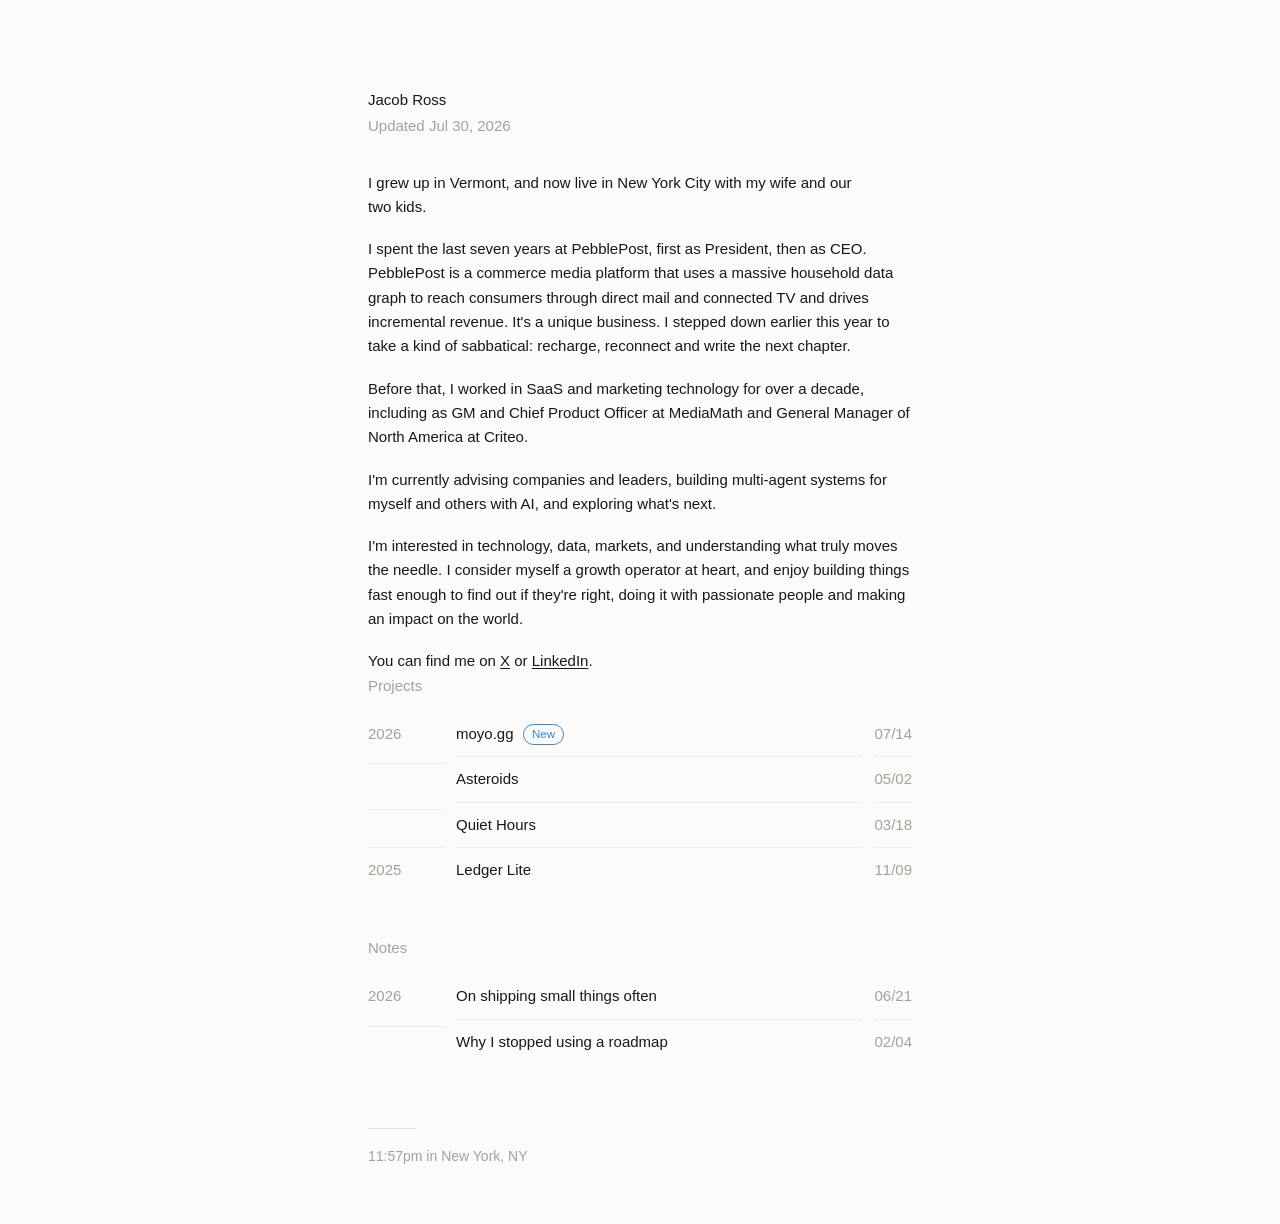
<file: index.html>
<!DOCTYPE html>
<html lang="en">
<head>
<meta charset="utf-8">
<meta name="viewport" content="width=device-width, initial-scale=1">
<title>Jacob Ross</title>
<meta name="description" content="Growth operator. Living in New York, NY. Projects and notes.">
<meta property="og:title" content="Jacob Ross">
<meta property="og:description" content="Growth operator. Living in New York, NY. Projects and notes.">
<meta property="og:type" content="website">
<meta property="og:url" content="https://jacobross.com/">
<meta name="twitter:card" content="summary_large_image">
<link rel="canonical" href="https://jacobross.com/">
<link rel="preconnect" href="https://api.fontshare.com" crossorigin>
<link rel="stylesheet" href="https://api.fontshare.com/v2/css?f[]=switzer@400,500&display=swap">
<link rel="stylesheet" href="style.css">
</head>
<body>
<div class="wrap">

  <div class="name">Jacob Ross</div>
  <!-- AGENT: update this date whenever you publish a change. Format: Mon D, YYYY -->
  <div class="updated">Updated Jul 30, 2026</div>

  <!-- ============ BIO ============ one <p> per paragraph. -->
  <div class="prose">
    <p>I grew up in Vermont, and now live in New York City with my wife and our two kids.</p>
    <p>I spent the last seven years at PebblePost, first as President, then as CEO. PebblePost is a commerce media platform that uses a massive household data graph to reach consumers through direct mail and connected TV and drives incremental revenue. It's a unique business. I stepped down earlier this year to take a kind of sabbatical: recharge, reconnect and write the next chapter.</p>
    <p>Before that, I worked in SaaS and marketing technology for over a decade, including as GM and Chief Product Officer at MediaMath and General Manager of North America at Criteo.</p>
    <p>I'm currently advising companies and leaders, building multi-agent systems for myself and others with AI, and exploring what's next.</p>
    <p>I'm interested in technology, data, markets, and understanding what truly moves the needle. I consider myself a growth operator at heart, and enjoy building things fast enough to find out if they're right, doing it with passionate people and making an impact on the world.</p>
    <p>You can find me on <a href="https://x.com/jacobaross">X</a> or <a href="https://www.linkedin.com/in/jacob-ross-4448702/">LinkedIn</a>.</p>
  </div>

  <!-- ============ PROJECTS ============
       Newest first. Each row = 3 divs: year / title / date.
       - First row of a year: put the year in .year, and add class="row-sep" to
         all three divs UNLESS it is the very first row of the table.
       - Continuation rows in the same year: leave .year empty (<div></div>).
       - Optional <span class="new">New</span> after the link. Remove it once it isn't new.
       - Dates are US format MM/DD.
       Full copy-paste snippet in AGENTS.md. -->
  <h2 class="label">Projects</h2>
  <div class="list">
    <div class="year">2026</div>
    <div class="title"><a href="https://moyo.gg">moyo.gg</a><span class="new">New</span></div>
    <div class="date">07/14</div>

    <div class="row-sep"></div>
    <div class="title row-sep"><a href="#">Asteroids</a></div>
    <div class="date row-sep">05/02</div>

    <div class="row-sep"></div>
    <div class="title row-sep"><a href="#">Quiet Hours</a></div>
    <div class="date row-sep">03/18</div>

    <div class="year row-sep">2025</div>
    <div class="title row-sep"><a href="#">Ledger Lite</a></div>
    <div class="date row-sep">11/09</div>
  </div>

  <!-- ============ NOTES ============ same row structure as Projects.
       Link to notes/<slug>.html — create that file from notes/_template.html. -->
  <h2 class="label" style="margin-top:44px">Notes</h2>
  <div class="list">
    <div class="year">2026</div>
    <div class="title"><a href="notes/on-shipping-small-things-often.html">On shipping small things often</a></div>
    <div class="date">06/21</div>

    <div class="row-sep"></div>
    <div class="title row-sep"><a href="#">Why I stopped using a roadmap</a></div>
    <div class="date row-sep">02/04</div>
  </div>

  <div class="footer-rule"></div>
  <div class="footer" id="clock"></div>

</div>
<script src="clock.js"></script>
</body>
</html>
</file>
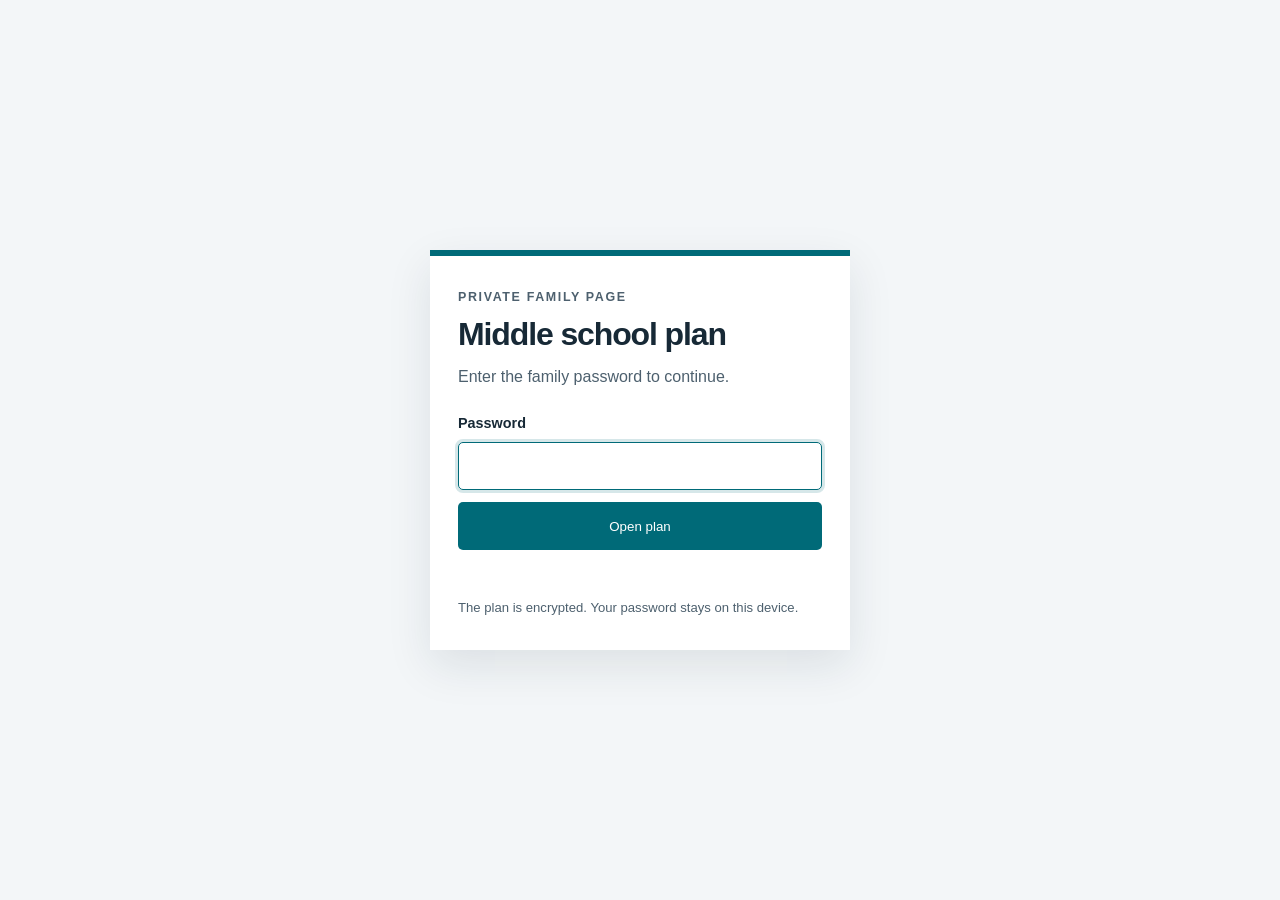
<file: middleschool/plan/index.html>
<!doctype html>
<html lang="en">
<head>
  <meta charset="utf-8">
  <meta name="viewport" content="width=device-width, initial-scale=1">
  <meta name="robots" content="noindex,nofollow,noarchive">
  <meta name="referrer" content="no-referrer">
  <meta http-equiv="Content-Security-Policy" content="default-src 'none'; script-src 'unsafe-inline'; style-src 'unsafe-inline'; connect-src 'self'; form-action 'self'; base-uri 'none'; frame-ancestors 'none'">
  <title>Private middle school plan</title>
  <style>
    :root { color-scheme: light; --ink:#172936; --muted:#4d606e; --line:#dce4e9; --blue:#006a78; --paper:#fff; --back:#f3f6f8; --error:#a12636; }
    * { box-sizing:border-box; }
    body { min-height:100svh; margin:0; display:grid; place-items:center; padding:24px; background:var(--back); color:var(--ink); font:16px/1.5 -apple-system,BlinkMacSystemFont,"Segoe UI",sans-serif; }
    main { width:min(100%, 420px); padding:32px 28px; border-top:6px solid var(--blue); background:var(--paper); box-shadow:0 16px 42px rgba(23,41,54,.1); }
    .eyebrow { margin:0 0 10px; color:var(--muted); font-size:.78rem; font-weight:750; letter-spacing:.13em; text-transform:uppercase; }
    h1 { margin:0; font-size:2rem; line-height:1.12; letter-spacing:-.035em; }
    p { margin:12px 0 0; color:var(--muted); }
    form { margin-top:24px; }
    label { display:block; margin-bottom:8px; font-size:.9rem; font-weight:700; }
    input { width:100%; min-height:48px; padding:11px 13px; border:1px solid #bfcbd2; border-radius:5px; background:#fff; color:var(--ink); font:inherit; }
    input:focus { border-color:var(--blue); outline:3px solid rgba(0,106,120,.16); }
    button { width:100%; min-height:48px; margin-top:12px; border:0; border-radius:5px; background:var(--blue); color:#fff; font:700 1rem/1 inherit; cursor:pointer; }
    button:disabled { cursor:wait; opacity:.65; }
    button:focus-visible { outline:3px solid rgba(0,106,120,.25); outline-offset:3px; }
    #status { min-height:24px; color:var(--error); font-size:.9rem; }
    .privacy { font-size:.82rem; }
  </style>
</head>
<body>
  <main>
    <p class="eyebrow">Private family page</p>
    <h1>Middle school plan</h1>
    <p>Enter the family password to continue.</p>
    <form id="unlock-form">
      <label for="password">Password</label>
      <input id="password" name="password" type="password" autocomplete="current-password" required autofocus>
      <button id="unlock-button" type="submit">Open plan</button>
    </form>
    <p id="status" role="alert" aria-live="polite"></p>
    <p class="privacy">The plan is encrypted. Your password stays on this device.</p>
  </main>
  <script>
    const form = document.getElementById('unlock-form');
    const passwordInput = document.getElementById('password');
    const button = document.getElementById('unlock-button');
    const status = document.getElementById('status');
    const decoder = new TextDecoder('utf-8', { fatal: true });
    const encoder = new TextEncoder();

    function decodeBase64(value) {
      const binary = atob(value);
      const bytes = new Uint8Array(binary.length);
      for (let index = 0; index < binary.length; index += 1) bytes[index] = binary.charCodeAt(index);
      return bytes;
    }

    async function decryptPage(password) {
      const response = await fetch('./payload.json', { cache: 'no-store' });
      if (!response.ok) throw new Error('payload-unavailable');
      const payload = await response.json();
      const keyMaterial = await crypto.subtle.importKey(
        'raw',
        encoder.encode(password),
        'PBKDF2',
        false,
        ['deriveKey']
      );
      const key = await crypto.subtle.deriveKey(
        {
          name: 'PBKDF2',
          salt: decodeBase64(payload.salt),
          iterations: payload.iterations,
          hash: 'SHA-256'
        },
        keyMaterial,
        { name: 'AES-GCM', length: 256 },
        false,
        ['decrypt']
      );
      const plaintext = await crypto.subtle.decrypt(
        { name: 'AES-GCM', iv: decodeBase64(payload.iv) },
        key,
        decodeBase64(payload.ciphertext)
      );
      return decoder.decode(plaintext);
    }

    form.addEventListener('submit', async (event) => {
      event.preventDefault();
      status.textContent = '';
      button.disabled = true;
      button.textContent = 'Opening…';
      try {
        const html = await decryptPage(passwordInput.value);
        passwordInput.value = '';
        document.open();
        document.write(html);
        document.close();
      } catch (error) {
        status.textContent = error.message === 'payload-unavailable'
          ? 'The plan could not be loaded. Please try again.'
          : 'That password was not recognized.';
        passwordInput.select();
        button.disabled = false;
        button.textContent = 'Open plan';
      }
    });
  </script>
</body>
</html>
</file>
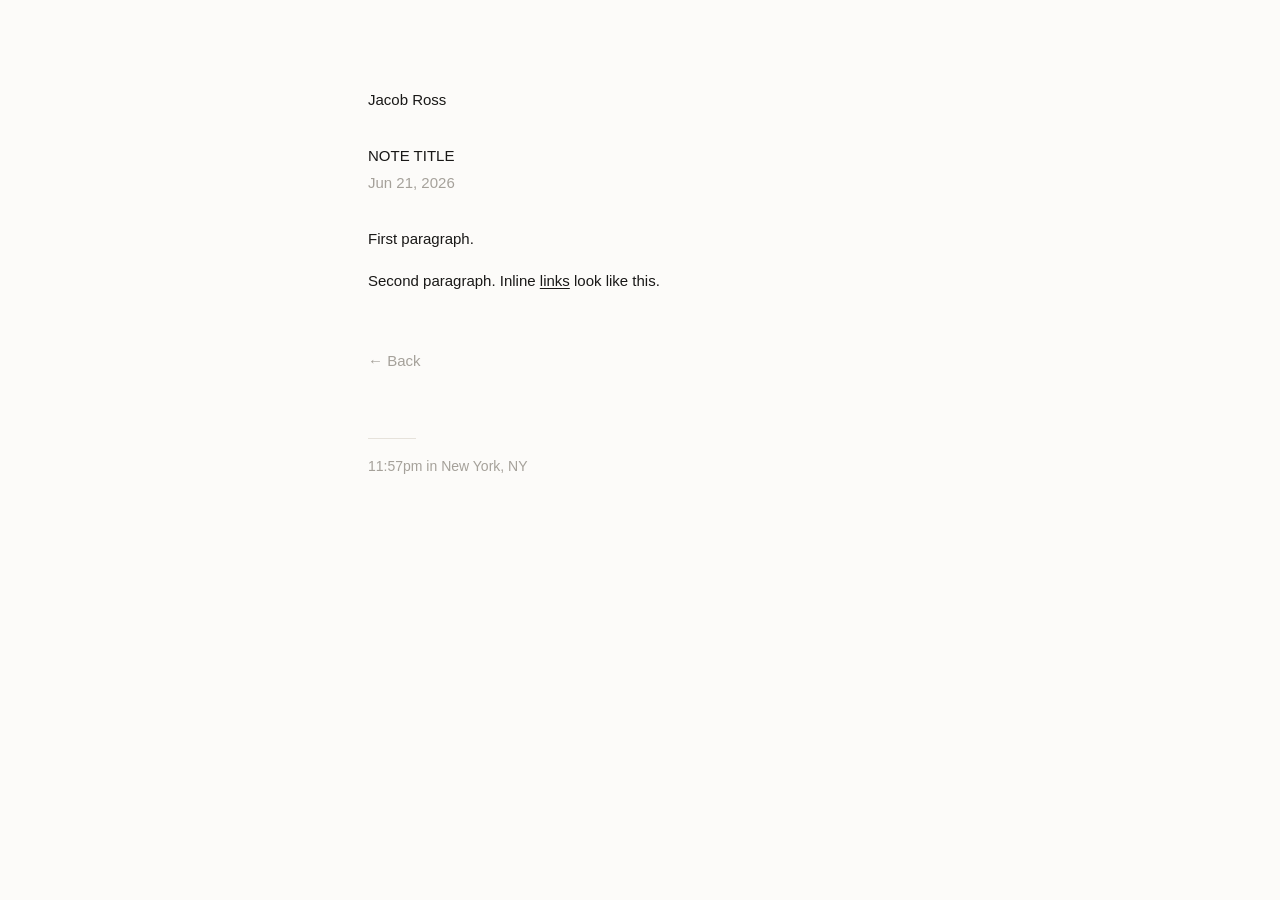
<file: notes/_template.html>
<!DOCTYPE html>
<html lang="en">
<head>
<meta charset="utf-8">
<meta name="viewport" content="width=device-width, initial-scale=1">
<title>NOTE TITLE — Jacob Ross</title>
<meta name="description" content="ONE-LINE SUMMARY OF THE NOTE.">
<meta property="og:title" content="NOTE TITLE — Jacob Ross">
<meta property="og:description" content="ONE-LINE SUMMARY OF THE NOTE.">
<meta property="og:type" content="website">
<meta property="og:url" content="https://jacobross.com/notes/SLUG.html">
<meta name="twitter:card" content="summary_large_image">
<link rel="canonical" href="https://jacobross.com/notes/SLUG.html">
<link rel="preconnect" href="https://api.fontshare.com" crossorigin>
<link rel="stylesheet" href="https://api.fontshare.com/v2/css?f[]=switzer@400,500&display=swap">
<link rel="stylesheet" href="../style.css">
</head>
<body>
<div class="wrap">

  <div class="name"><a href="../">Jacob Ross</a></div>

  <h1 class="note-title">NOTE TITLE</h1>
  <div class="note-date">Jun 21, 2026</div>

  <div class="note-body">
    <p>First paragraph.</p>
    <p>Second paragraph. Inline <a href="https://example.com">links</a> look like this.</p>
  </div>

  <div class="back"><a href="../">← Back</a></div>

  <div class="footer-rule"></div>
  <div class="footer" id="clock"></div>

</div>
<script src="../clock.js"></script>
</body>
</html>
</file>
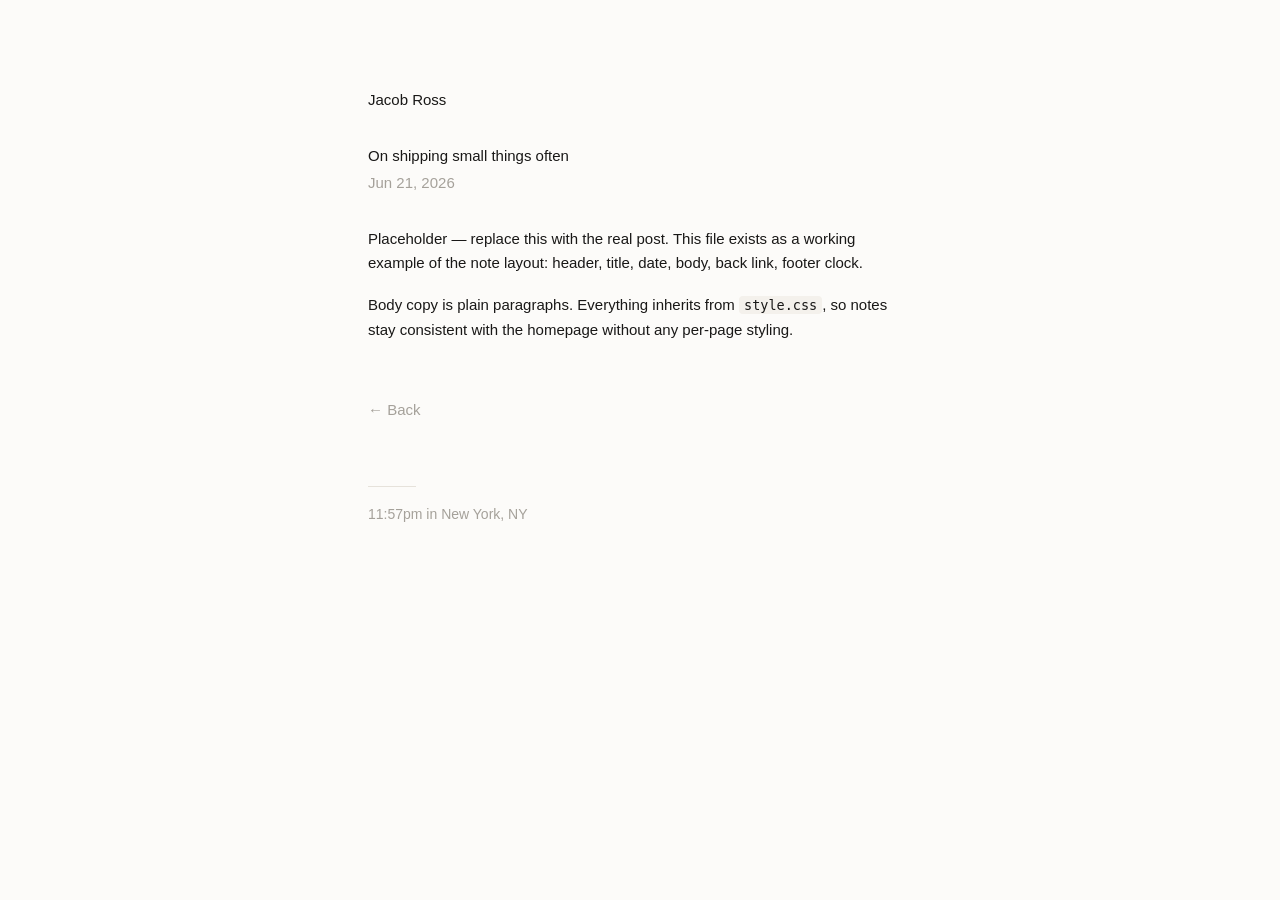
<file: notes/on-shipping-small-things-often.html>
<!DOCTYPE html>
<html lang="en">
<head>
<meta charset="utf-8">
<meta name="viewport" content="width=device-width, initial-scale=1">
<title>On shipping small things often — Jacob Ross</title>
<meta name="description" content="Why small, frequent releases beat big launches.">
<meta property="og:title" content="On shipping small things often — Jacob Ross">
<meta property="og:description" content="Why small, frequent releases beat big launches.">
<meta property="og:type" content="website">
<meta property="og:url" content="https://jacobross.com/notes/on-shipping-small-things-often.html">
<meta name="twitter:card" content="summary_large_image">
<link rel="canonical" href="https://jacobross.com/notes/on-shipping-small-things-often.html">
<link rel="preconnect" href="https://api.fontshare.com" crossorigin>
<link rel="stylesheet" href="https://api.fontshare.com/v2/css?f[]=switzer@400,500&display=swap">
<link rel="stylesheet" href="../style.css">
</head>
<body>
<div class="wrap">

  <div class="name"><a href="../">Jacob Ross</a></div>

  <h1 class="note-title">On shipping small things often</h1>
  <div class="note-date">Jun 21, 2026</div>

  <div class="note-body">
    <p>Placeholder — replace this with the real post. This file exists as a working example of the note layout: header, title, date, body, back link, footer clock.</p>
    <p>Body copy is plain paragraphs. Everything inherits from <code>style.css</code>, so notes stay consistent with the homepage without any per-page styling.</p>
  </div>

  <div class="back"><a href="../">← Back</a></div>

  <div class="footer-rule"></div>
  <div class="footer" id="clock"></div>

</div>
<script src="../clock.js"></script>
</body>
</html>
</file>
<file: style.css>
/* jacobross.com — all styling lives here. See AGENTS.md before editing. */
:root{
  --bg:#fcfbf9;
  --ink:#191817;
  --muted:#a5a19a;
  --hairline:#efece7;
  --rule:#e6e2db;
  --accent:oklch(0.62 0.15 250);
  --measure:600px;
}
*{box-sizing:border-box}
html{-webkit-text-size-adjust:100%}
body{
  margin:0;
  background:var(--bg);
  color:var(--ink);
  font-family:'Switzer','Helvetica Neue',Helvetica,Arial,sans-serif;
  font-size:15px;
  line-height:1.62;
  -webkit-font-smoothing:antialiased;
}
.wrap{max-width:var(--measure);margin:0 auto;padding:88px 28px 56px}
@media (max-width:600px){.wrap{padding:56px 22px 48px}}

/* header */
.name{color:var(--ink)}
.name a{text-decoration:none}
.updated{margin-top:2px;color:var(--muted)}

/* prose */
.prose{margin-top:32px;display:flex;flex-direction:column;gap:18px}
.prose p{margin:0;text-wrap:pretty}
a{color:var(--ink)}
a:hover{color:var(--muted)}
.prose a{text-decoration:underline;text-underline-offset:2px}

/* section label */
.label{color:var(--muted)}
h2.label{font:inherit;color:var(--muted);margin:0}

/* index tables (projects, notes) */
.list{margin-top:14px;display:grid;grid-template-columns:76px 1fr auto;align-items:baseline;column-gap:12px}
.list > *{padding:10px 0}
.list .year{color:var(--muted)}
.list .title a{text-decoration:none}
.list .date{color:var(--muted);text-align:right;font-variant-numeric:tabular-nums}
/* hairline above every row except the first */
.list .row-sep{border-top:1px solid var(--hairline)}
.new{
  display:inline-block;margin-left:9px;font-size:11.5px;line-height:1;
  padding:4px 8px 4px 8.5px;border:1px solid var(--accent);
  border-radius:999px;color:var(--accent);vertical-align:1px;
}

/* note page body */
.note-title{margin:32px 0 0;font:inherit;color:var(--ink)}
.note-date{margin-top:2px;color:var(--muted)}
.note-body{margin-top:32px;display:flex;flex-direction:column;gap:18px}
.note-body p{margin:0;text-wrap:pretty}
.note-body a{text-decoration:underline;text-underline-offset:2px}
.note-body h2{font:inherit;color:var(--muted);margin:14px 0 0}
.note-body ul{margin:0;padding-left:20px}
.note-body blockquote{margin:0;padding-left:16px;border-left:1px solid var(--rule);color:var(--muted)}
.note-body code{font-family:ui-monospace,SFMono-Regular,Menlo,monospace;font-size:13.5px;background:#f4f1ec;padding:1px 5px;border-radius:4px}
.back{margin-top:56px}
.back a{color:var(--muted);text-decoration:none}
.back a:hover{color:var(--ink)}

/* footer */
.footer-rule{margin-top:64px;width:48px;height:1px;background:var(--rule)}
.footer{margin-top:16px;font-size:14px;color:var(--muted)}
</file>
